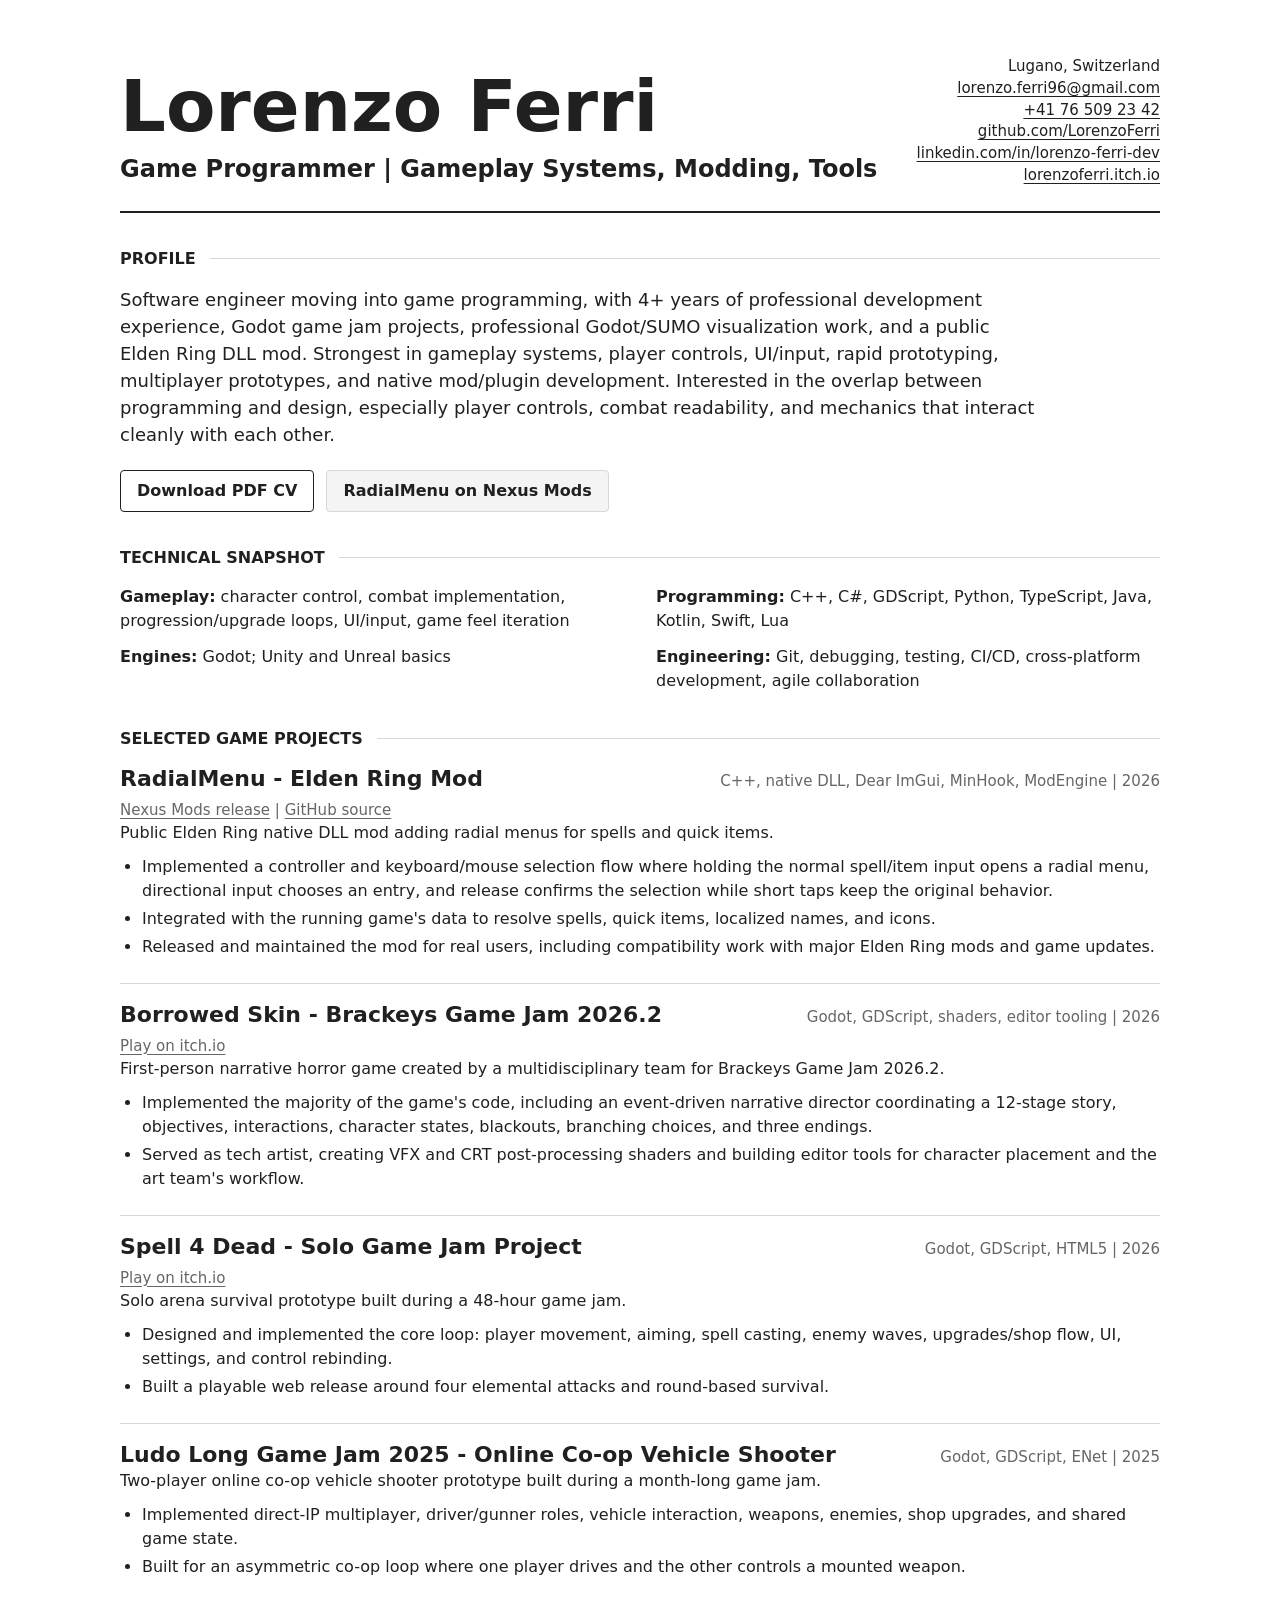
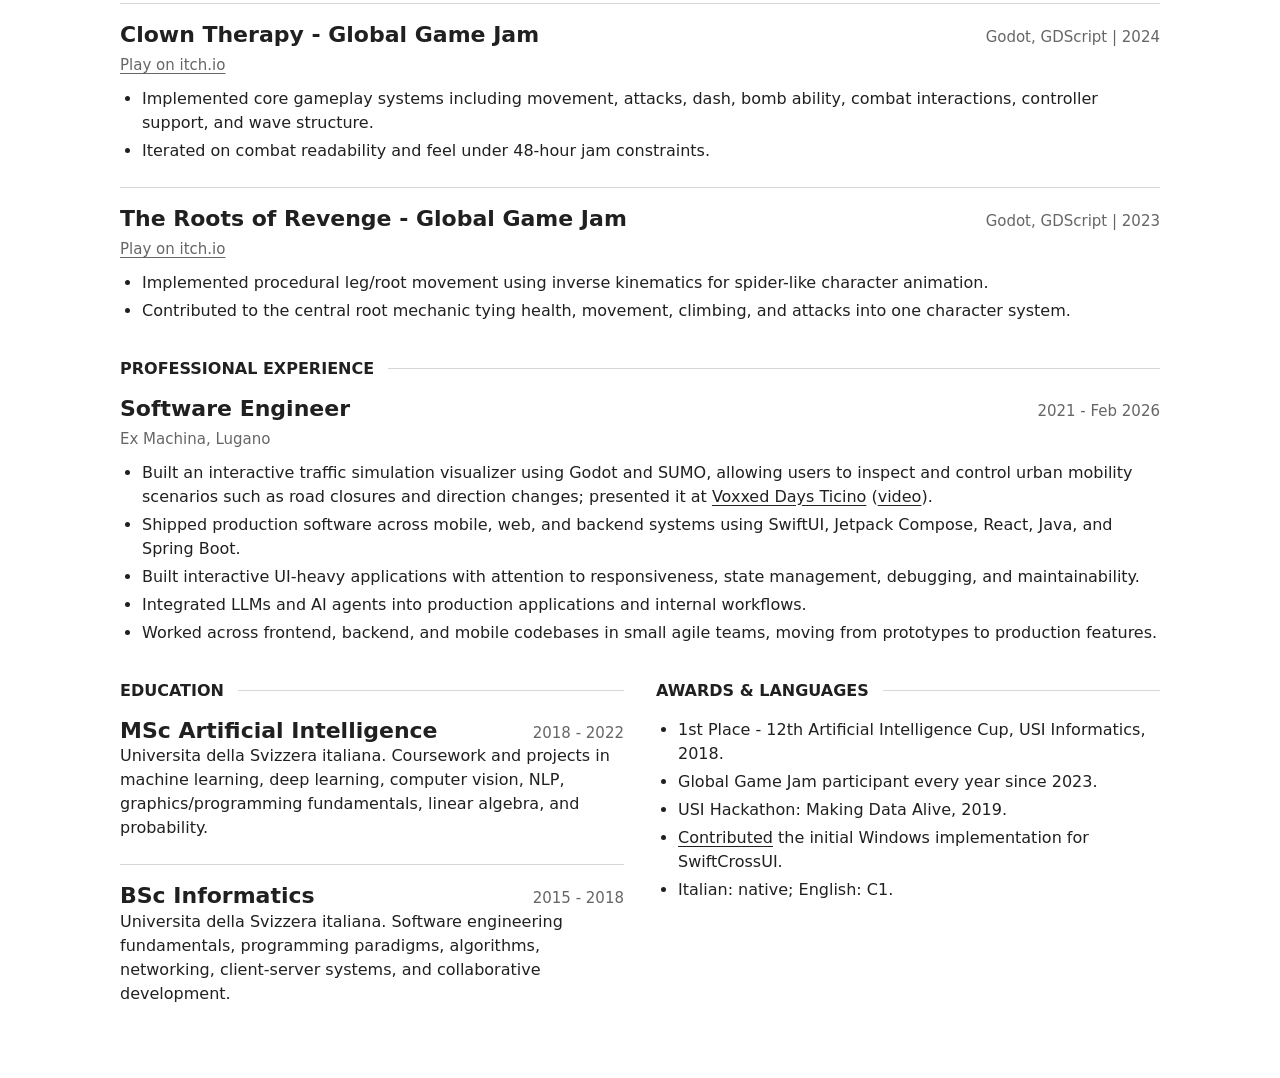
<file: index.html>
<!doctype html>
<html lang="en">
  <head>
    <meta charset="utf-8" />
    <meta name="viewport" content="width=device-width, initial-scale=1" />
    <title>Lorenzo Ferri - Game Programmer</title>
    <meta
      name="description"
      content="Lorenzo Ferri - Game programmer focused on gameplay systems, UI/input, modding, and tools."
    />
    <style>
      :root {
        color-scheme: light;
        --ink: #202020;
        --muted: #666;
        --line: #d7d7d7;
        --panel: #f4f4f4;
        --paper: #fff;
      }

      * {
        box-sizing: border-box;
      }

      body {
        margin: 0;
        background: var(--paper);
        color: var(--ink);
        font-family: Inter, ui-sans-serif, system-ui, -apple-system, BlinkMacSystemFont, "Segoe UI", sans-serif;
        font-size: 16px;
        line-height: 1.5;
      }

      main {
        width: min(1040px, calc(100% - 40px));
        margin: 0 auto;
        padding: 56px 0 72px;
      }

      header {
        display: grid;
        grid-template-columns: 1fr auto;
        gap: 24px;
        align-items: end;
        border-bottom: 2px solid var(--ink);
        padding-bottom: 24px;
      }

      h1 {
        margin: 0;
        font-size: clamp(40px, 7vw, 72px);
        line-height: 0.95;
        letter-spacing: 0;
      }

      .subtitle {
        margin-top: 10px;
        font-size: clamp(18px, 2vw, 24px);
        font-weight: 700;
      }

      .contact {
        text-align: right;
        font-size: 15px;
        line-height: 1.45;
      }

      a {
        color: inherit;
        text-underline-offset: 3px;
      }

      section {
        margin-top: 36px;
      }

      h2 {
        display: flex;
        gap: 14px;
        align-items: center;
        margin: 0 0 18px;
        font-size: 16px;
        line-height: 1.2;
        text-transform: uppercase;
        letter-spacing: 0;
      }

      h2::after {
        content: "";
        height: 1px;
        flex: 1;
        background: var(--line);
      }

      h3 {
        margin: 0;
        font-size: 22px;
        line-height: 1.2;
      }

      p {
        margin: 0;
      }

      ul {
        margin: 10px 0 0;
        padding-left: 22px;
      }

      li + li {
        margin-top: 4px;
      }

      .profile {
        max-width: 920px;
        font-size: 18px;
      }

      .snapshot {
        display: grid;
        grid-template-columns: repeat(2, minmax(0, 1fr));
        gap: 12px 32px;
      }

      .snapshot p {
        margin: 0;
      }

      .project,
      .job,
      .education-item {
        padding-top: 18px;
        border-top: 1px solid var(--line);
      }

      .project:first-of-type,
      .job:first-of-type,
      .education-item:first-of-type {
        padding-top: 0;
        border-top: 0;
      }

      .project + .project,
      .job + .job,
      .education-item + .education-item {
        margin-top: 24px;
      }

      .row {
        display: grid;
        grid-template-columns: 1fr auto;
        gap: 18px;
        align-items: baseline;
      }

      .meta {
        color: var(--muted);
        font-size: 15px;
        text-align: right;
      }

      .links {
        margin-top: 6px;
        color: var(--muted);
        font-size: 15px;
      }

      .columns {
        display: grid;
        grid-template-columns: 1fr 1fr;
        gap: 32px;
      }

      .actions {
        display: flex;
        flex-wrap: wrap;
        gap: 12px;
        margin-top: 22px;
      }

      .button {
        display: inline-flex;
        align-items: center;
        min-height: 42px;
        padding: 0 16px;
        border: 1px solid var(--ink);
        border-radius: 4px;
        font-weight: 700;
        text-decoration: none;
      }

      .button.secondary {
        background: var(--panel);
        border-color: var(--line);
      }

      @media (max-width: 760px) {
        main {
          width: min(100% - 28px, 1040px);
          padding-top: 32px;
        }

        header,
        .row,
        .snapshot,
        .columns {
          grid-template-columns: 1fr;
        }

        .contact,
        .meta {
          text-align: left;
        }
      }
    </style>
  </head>
  <body>
    <main>
      <header>
        <div>
          <h1>Lorenzo Ferri</h1>
          <div class="subtitle">Game Programmer | Gameplay Systems, Modding, Tools</div>
        </div>
        <div class="contact">
          Lugano, Switzerland<br />
          <a href="mailto:lorenzo.ferri96@gmail.com">lorenzo.ferri96@gmail.com</a><br />
          <a href="tel:+41765092342">+41 76 509 23 42</a><br />
          <a href="https://github.com/LorenzoFerri">github.com/LorenzoFerri</a><br />
          <a href="https://www.linkedin.com/in/lorenzo-ferri-dev/">linkedin.com/in/lorenzo-ferri-dev</a><br />
          <a href="https://lorenzoferri.itch.io">lorenzoferri.itch.io</a>
        </div>
      </header>

      <section>
        <h2>Profile</h2>
        <p class="profile">
          Software engineer moving into game programming, with 4+ years of professional development
          experience, Godot game jam projects, professional Godot/SUMO visualization work, and a public
          Elden Ring DLL mod. Strongest in gameplay systems, player controls, UI/input, rapid prototyping,
          multiplayer prototypes, and native mod/plugin development. Interested in the overlap between
          programming and design, especially player controls, combat readability, and mechanics that interact
          cleanly with each other.
        </p>
        <div class="actions">
          <a class="button" href="./cv.pdf">Download PDF CV</a>
          <a class="button secondary" href="https://www.nexusmods.com/eldenring/mods/9832">RadialMenu on Nexus Mods</a>
        </div>
      </section>

      <section>
        <h2>Technical Snapshot</h2>
        <div class="snapshot">
          <p><strong>Gameplay:</strong> character control, combat implementation, progression/upgrade loops, UI/input, game feel iteration</p>
          <p><strong>Programming:</strong> C++, C#, GDScript, Python, TypeScript, Java, Kotlin, Swift, Lua</p>
          <p><strong>Engines:</strong> Godot; Unity and Unreal basics</p>
          <p><strong>Engineering:</strong> Git, debugging, testing, CI/CD, cross-platform development, agile collaboration</p>
        </div>
      </section>

      <section>
        <h2>Selected Game Projects</h2>

        <article class="project">
          <div class="row">
            <h3>RadialMenu - Elden Ring Mod</h3>
            <div class="meta">C++, native DLL, Dear ImGui, MinHook, ModEngine | 2026</div>
          </div>
          <div class="links">
            <a href="https://www.nexusmods.com/eldenring/mods/9832">Nexus Mods release</a> |
            <a href="https://github.com/LorenzoFerri/RadialMenu">GitHub source</a>
          </div>
          <p>Public Elden Ring native DLL mod adding radial menus for spells and quick items.</p>
          <ul>
            <li>Implemented a controller and keyboard/mouse selection flow where holding the normal spell/item input opens a radial menu, directional input chooses an entry, and release confirms the selection while short taps keep the original behavior.</li>
            <li>Integrated with the running game's data to resolve spells, quick items, localized names, and icons.</li>
            <li>Released and maintained the mod for real users, including compatibility work with major Elden Ring mods and game updates.</li>
          </ul>
        </article>

        <article class="project">
          <div class="row">
            <h3>Borrowed Skin - Brackeys Game Jam 2026.2</h3>
            <div class="meta">Godot, GDScript, shaders, editor tooling | 2026</div>
          </div>
          <div class="links"><a href="https://luvbytes404.itch.io/borrowed-skin-moonmoss">Play on itch.io</a></div>
          <p>First-person narrative horror game created by a multidisciplinary team for Brackeys Game Jam 2026.2.</p>
          <ul>
            <li>Implemented the majority of the game's code, including an event-driven narrative director coordinating a 12-stage story, objectives, interactions, character states, blackouts, branching choices, and three endings.</li>
            <li>Served as tech artist, creating VFX and CRT post-processing shaders and building editor tools for character placement and the art team's workflow.</li>
          </ul>
        </article>

        <article class="project">
          <div class="row">
            <h3>Spell 4 Dead - Solo Game Jam Project</h3>
            <div class="meta">Godot, GDScript, HTML5 | 2026</div>
          </div>
          <div class="links"><a href="https://lorenzoferri.itch.io/spell-4-dead">Play on itch.io</a></div>
          <p>Solo arena survival prototype built during a 48-hour game jam.</p>
          <ul>
            <li>Designed and implemented the core loop: player movement, aiming, spell casting, enemy waves, upgrades/shop flow, UI, settings, and control rebinding.</li>
            <li>Built a playable web release around four elemental attacks and round-based survival.</li>
          </ul>
        </article>

        <article class="project">
          <div class="row">
            <h3>Ludo Long Game Jam 2025 - Online Co-op Vehicle Shooter</h3>
            <div class="meta">Godot, GDScript, ENet | 2025</div>
          </div>
          <p>Two-player online co-op vehicle shooter prototype built during a month-long game jam.</p>
          <ul>
            <li>Implemented direct-IP multiplayer, driver/gunner roles, vehicle interaction, weapons, enemies, shop upgrades, and shared game state.</li>
            <li>Built for an asymmetric co-op loop where one player drives and the other controls a mounted weapon.</li>
          </ul>
        </article>

        <article class="project">
          <div class="row">
            <h3>Clown Therapy - Global Game Jam</h3>
            <div class="meta">Godot, GDScript | 2024</div>
          </div>
          <div class="links"><a href="https://mrpriest.itch.io/clown-therapy">Play on itch.io</a></div>
          <ul>
            <li>Implemented core gameplay systems including movement, attacks, dash, bomb ability, combat interactions, controller support, and wave structure.</li>
            <li>Iterated on combat readability and feel under 48-hour jam constraints.</li>
          </ul>
        </article>

        <article class="project">
          <div class="row">
            <h3>The Roots of Revenge - Global Game Jam</h3>
            <div class="meta">Godot, GDScript | 2023</div>
          </div>
          <div class="links"><a href="https://mrpriest.itch.io/the-roots-of-revenge">Play on itch.io</a></div>
          <ul>
            <li>Implemented procedural leg/root movement using inverse kinematics for spider-like character animation.</li>
            <li>Contributed to the central root mechanic tying health, movement, climbing, and attacks into one character system.</li>
          </ul>
        </article>

      </section>

      <section>
        <h2>Professional Experience</h2>
        <article class="job">
          <div class="row">
            <h3>Software Engineer</h3>
            <div class="meta">2021 - Feb 2026</div>
          </div>
          <div class="links">Ex Machina, Lugano</div>
          <ul>
            <li>Built an interactive traffic simulation visualizer using Godot and SUMO, allowing users to inspect and control urban mobility scenarios such as road closures and direction changes; presented it at <a href="https://m.devoxx.com/events/vdt26/talks/5440/driving-smarter-mobility-from-openstreetmap-to-real-time-traffic-simulation-with-sumo-godot">Voxxed Days Ticino</a> (<a href="https://www.youtube.com/watch?v=4n73p8qm17Q">video</a>).</li>
            <li>Shipped production software across mobile, web, and backend systems using SwiftUI, Jetpack Compose, React, Java, and Spring Boot.</li>
            <li>Built interactive UI-heavy applications with attention to responsiveness, state management, debugging, and maintainability.</li>
            <li>Integrated LLMs and AI agents into production applications and internal workflows.</li>
            <li>Worked across frontend, backend, and mobile codebases in small agile teams, moving from prototypes to production features.</li>
          </ul>
        </article>
      </section>

      <section class="columns">
        <div>
          <h2>Education</h2>
          <article class="education-item">
            <div class="row">
              <h3>MSc Artificial Intelligence</h3>
              <div class="meta">2018 - 2022</div>
            </div>
            <p>Universita della Svizzera italiana. Coursework and projects in machine learning, deep learning, computer vision, NLP, graphics/programming fundamentals, linear algebra, and probability.</p>
          </article>
          <article class="education-item">
            <div class="row">
              <h3>BSc Informatics</h3>
              <div class="meta">2015 - 2018</div>
            </div>
            <p>Universita della Svizzera italiana. Software engineering fundamentals, programming paradigms, algorithms, networking, client-server systems, and collaborative development.</p>
          </article>
        </div>
        <div>
          <h2>Awards & Languages</h2>
          <ul>
            <li>1st Place - 12th Artificial Intelligence Cup, USI Informatics, 2018.</li>
            <li>Global Game Jam participant every year since 2023.</li>
            <li>USI Hackathon: Making Data Alive, 2019.</li>
            <li><a href="https://github.com/moreSwift/swift-cross-ui/pull/75">Contributed</a> the initial Windows implementation for SwiftCrossUI.</li>
            <li>Italian: native; English: C1.</li>
          </ul>
        </div>
      </section>
    </main>
  </body>
</html>
</file>
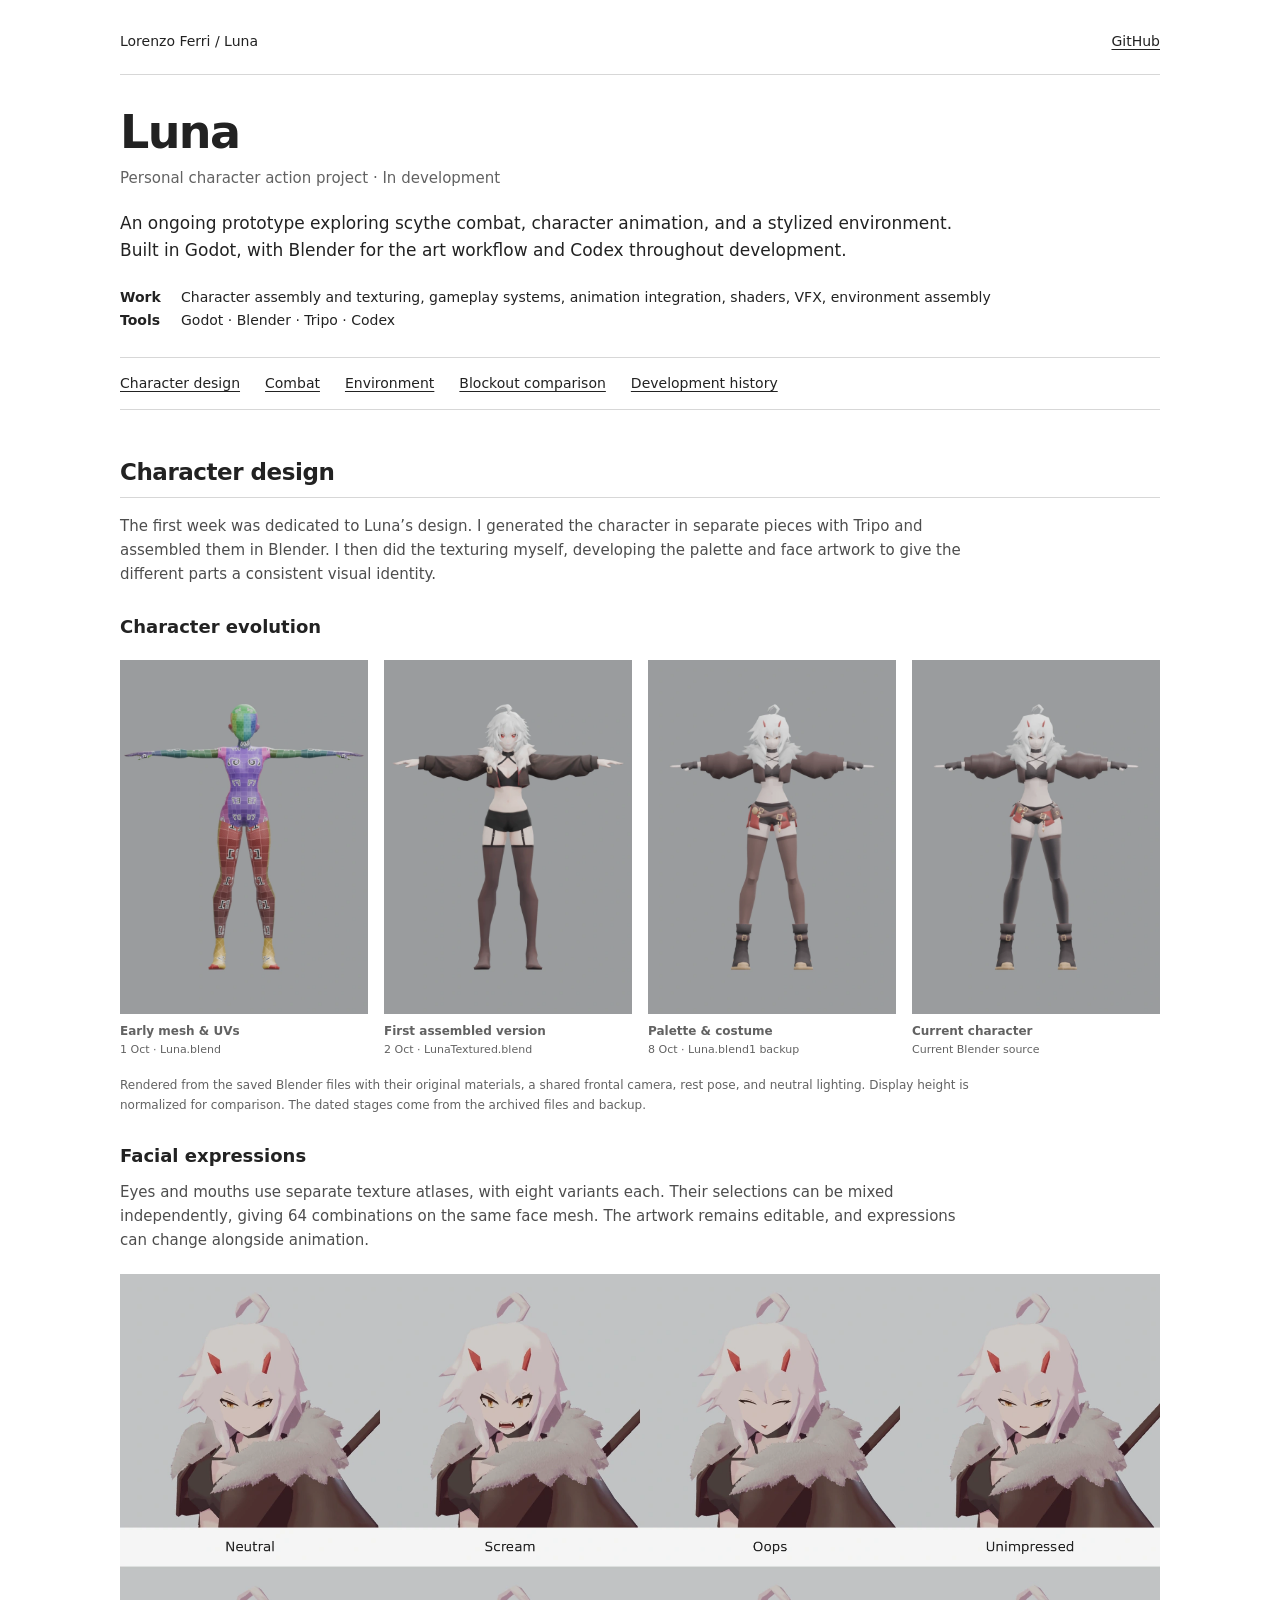
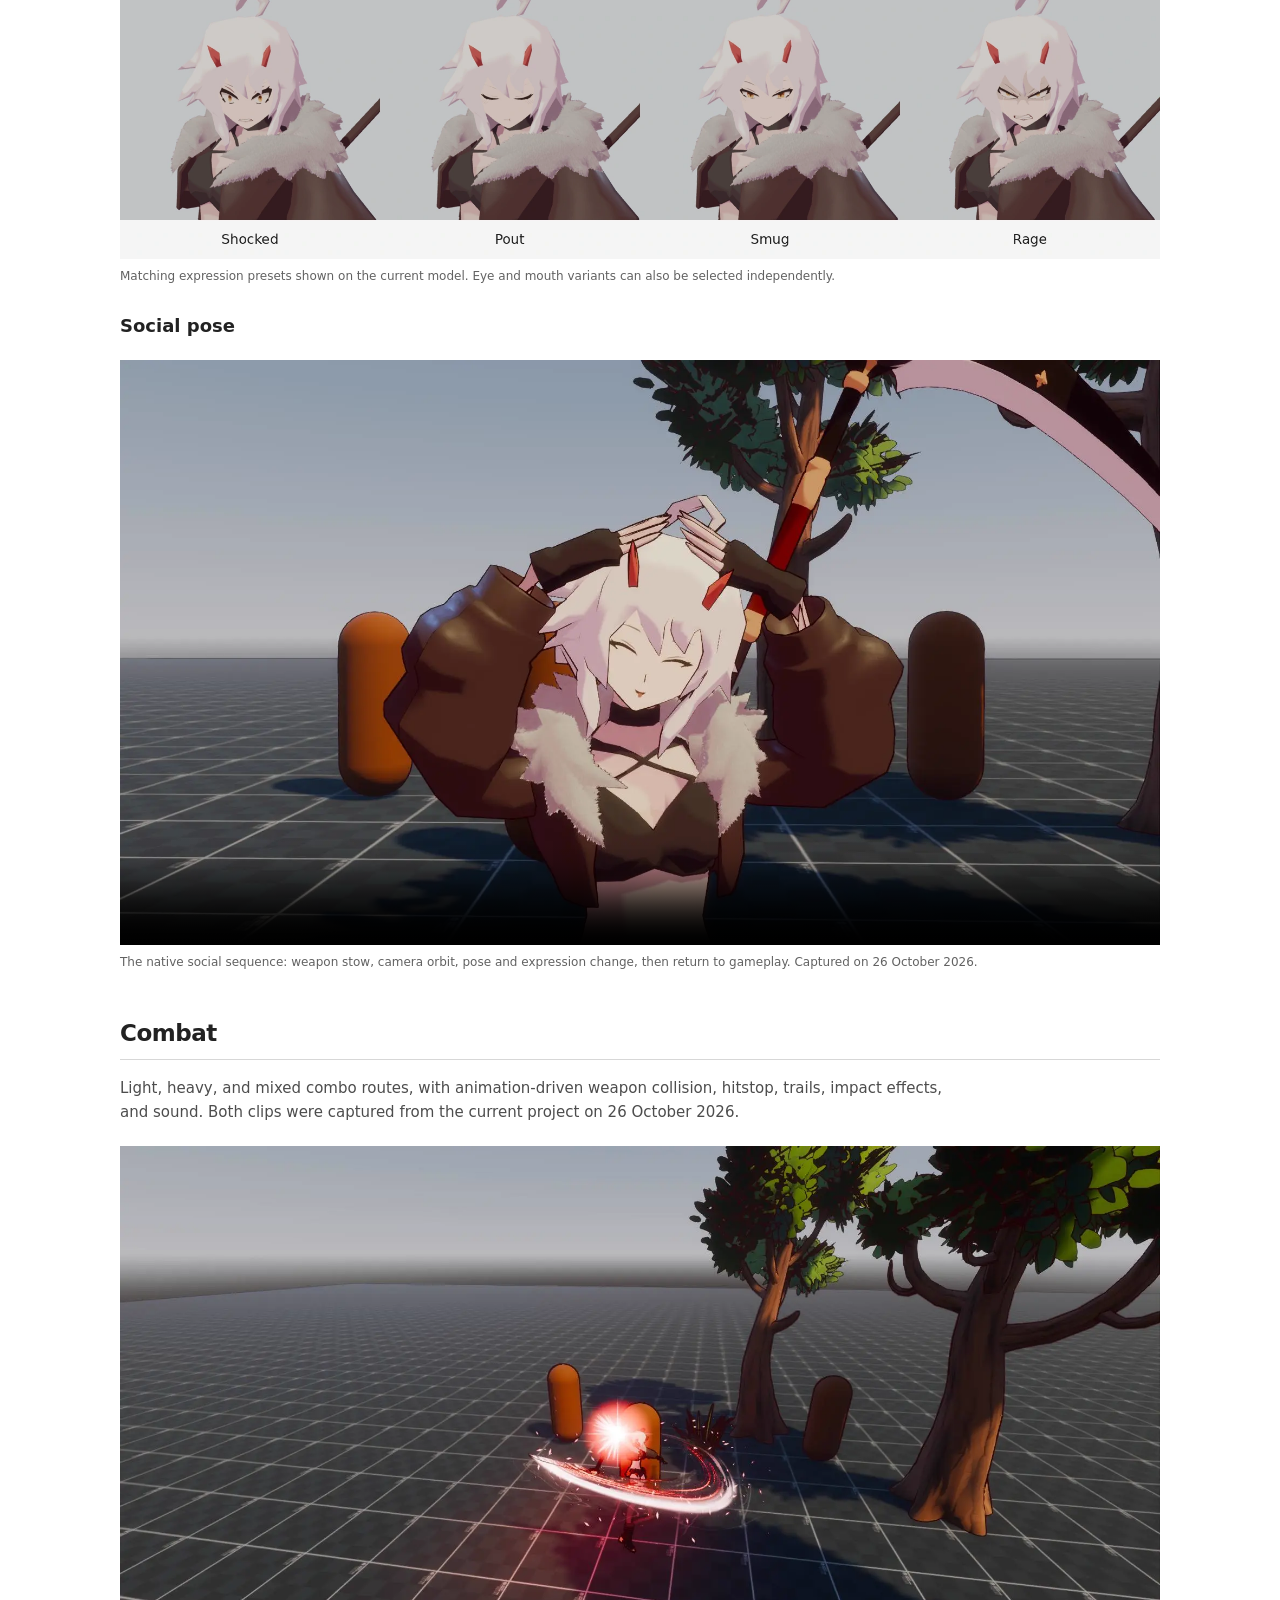
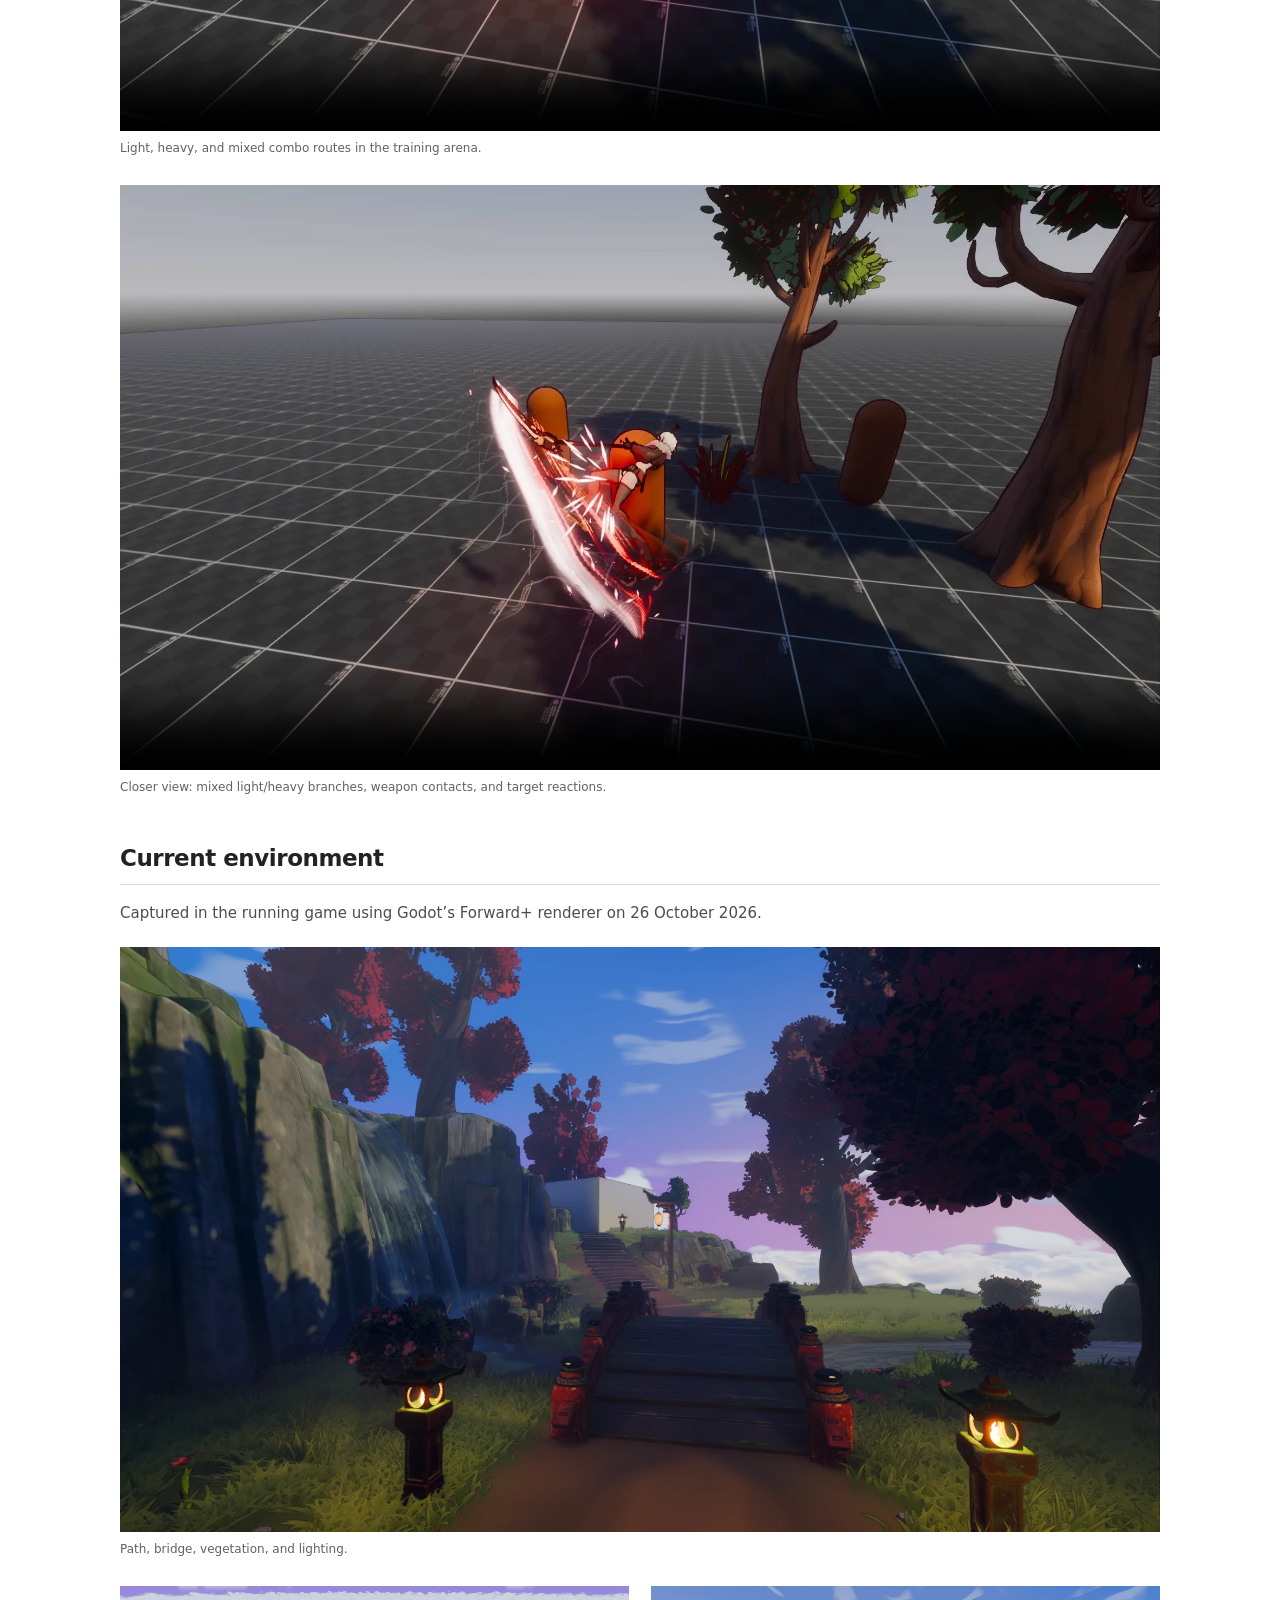
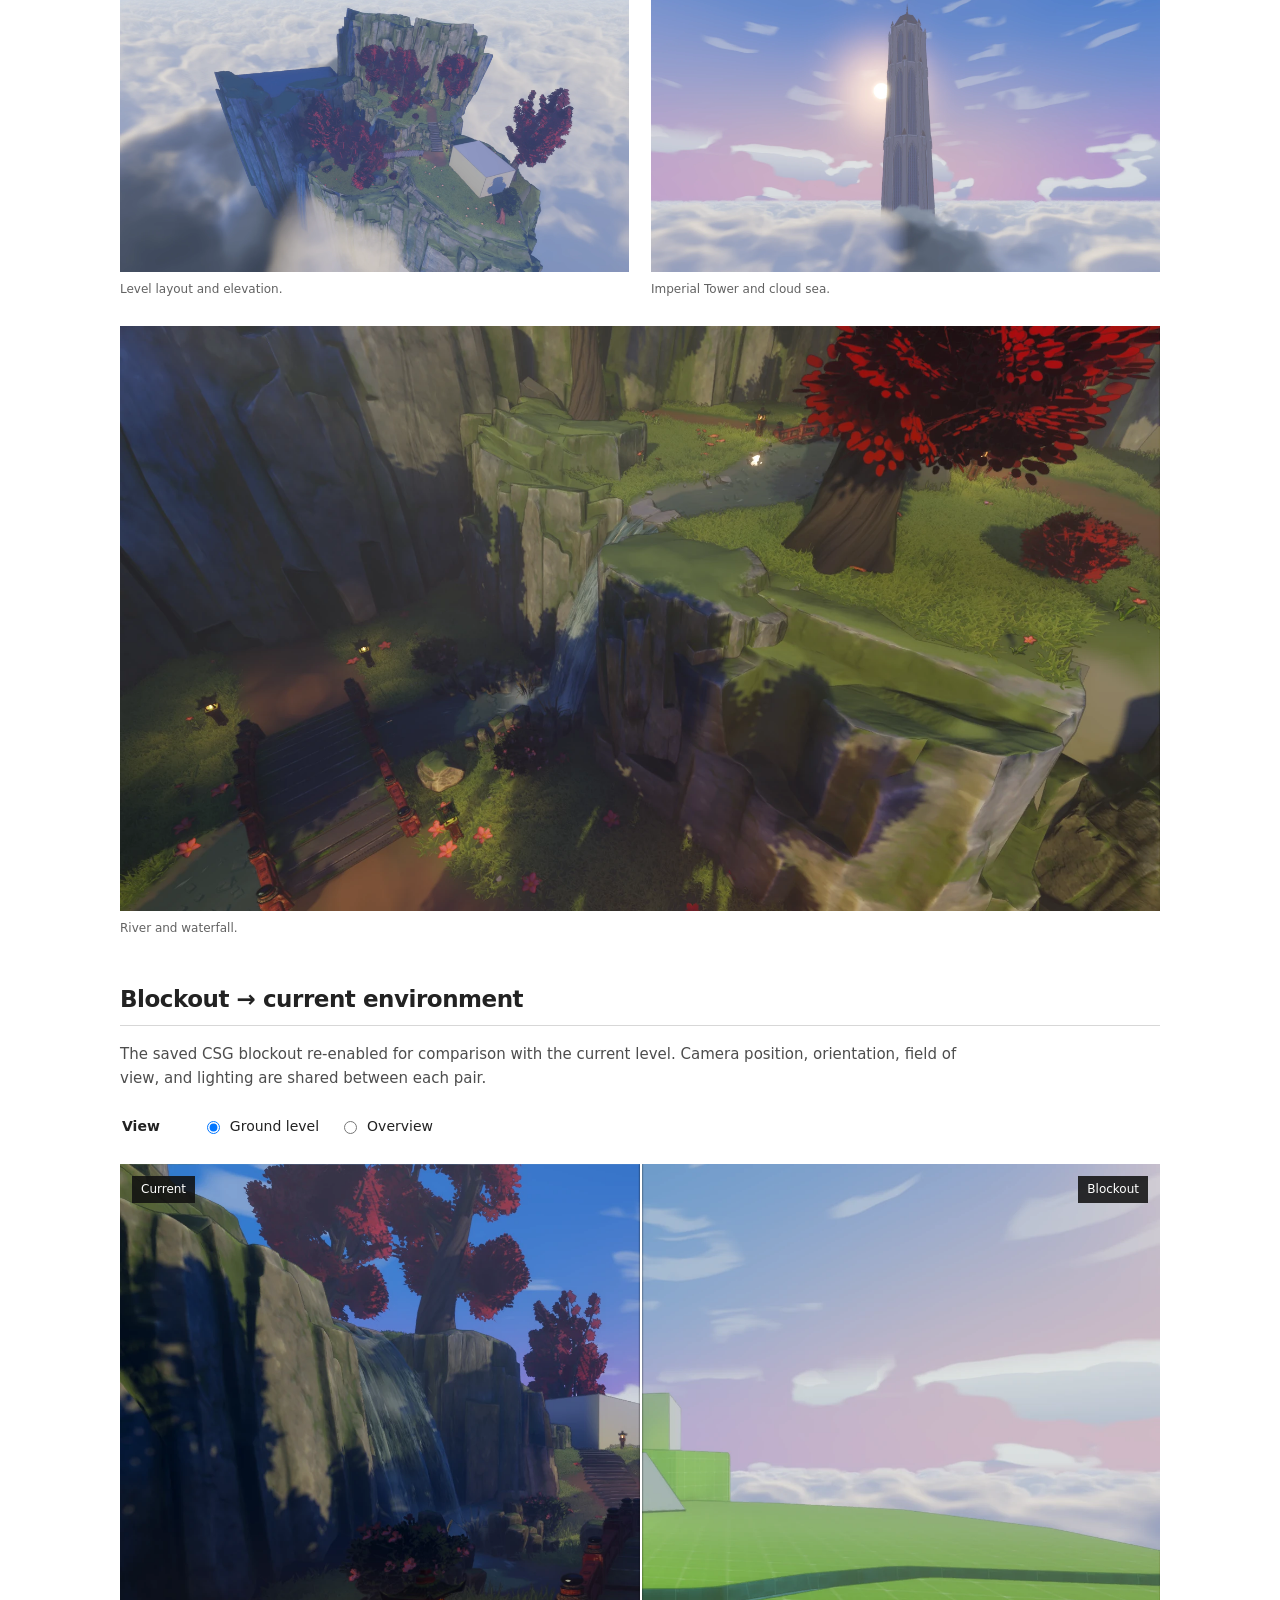
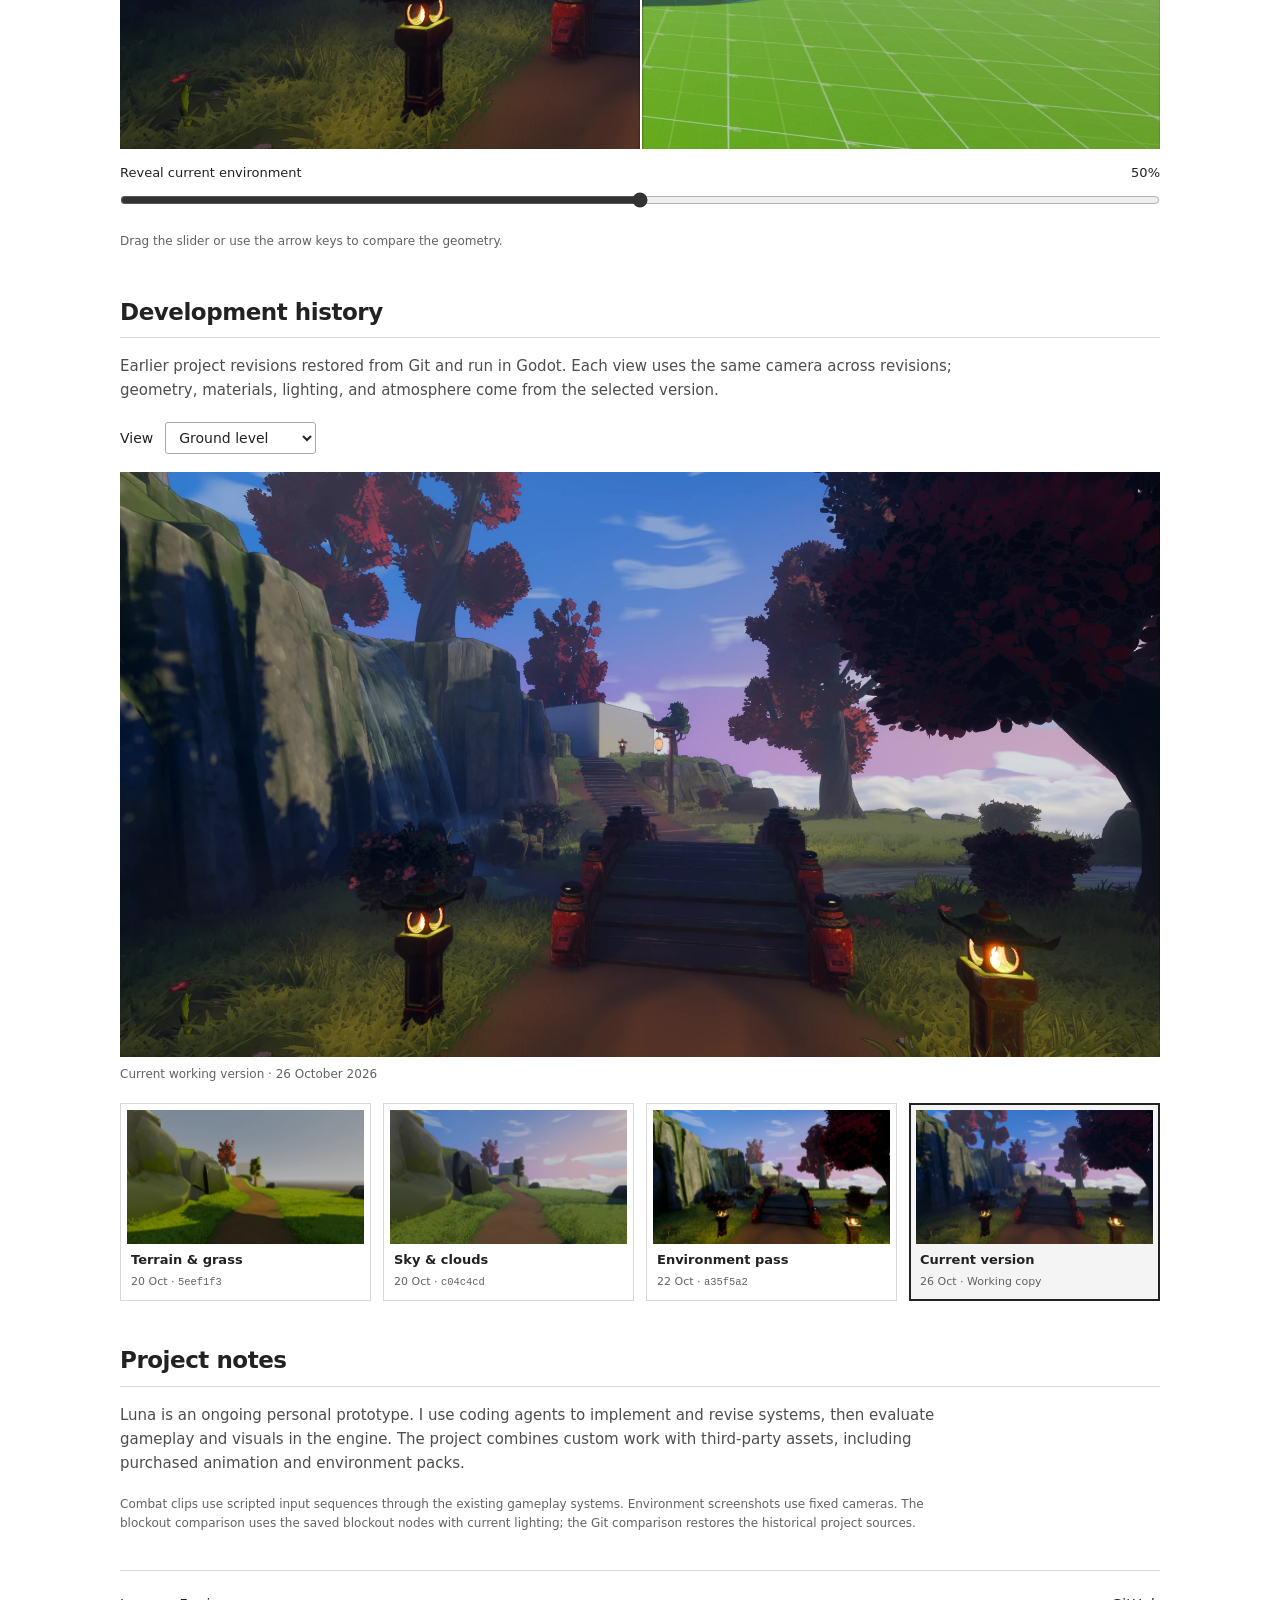
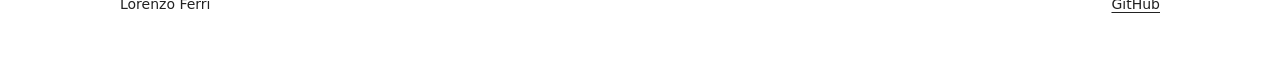
<file: luna/index.html>
<!doctype html>
<html lang="en">
<head>
  <meta charset="utf-8">
  <meta name="viewport" content="width=device-width,initial-scale=1">
  <title>Luna — Lorenzo Ferri | Portfolio</title>
  <meta name="description" content="Luna: a personal Godot character action project. Character design, facial expressions, gameplay, environment captures, and development iterations rendered from Git history.">
  <link rel="stylesheet" href="./style.css">
  <script src="./portfolio.js" defer></script>
</head>
<body>
<a class="skip" href="#main">Skip to content</a>
<main id="main">
  <header>
    <span>Lorenzo Ferri / Luna</span>
    <a href="https://github.com/LorenzoFerri">GitHub</a>
  </header>
  <h1>Luna</h1>
  <p class="subtitle">Personal character action project · In development</p>
  <p class="intro">An ongoing prototype exploring scythe combat, character animation, and a stylized environment. Built in Godot, with Blender for the art workflow and Codex throughout development.</p>
  <dl class="project-meta">
    <div><dt>Work</dt><dd>Character assembly and texturing, gameplay systems, animation integration, shaders, VFX, environment assembly</dd></div>
    <div><dt>Tools</dt><dd>Godot · Blender · Tripo · Codex</dd></div>
  </dl>
  <nav class="contents" aria-label="On this page"><a href="#character-design">Character design</a><a href="#combat">Combat</a><a href="#environment">Environment</a><a href="#blockout">Blockout comparison</a><a href="#iterations">Development history</a></nav>

  <section id="character-design" aria-labelledby="character-design-heading">
    <h2 id="character-design-heading">Character design</h2>
    <p>The first week was dedicated to Luna’s design. I generated the character in separate pieces with Tripo and assembled them in Blender. I then did the texturing myself, developing the palette and face artwork to give the different parts a consistent visual identity.</p>
    <h3>Character evolution</h3>
    <div class="character-evolution">
      <figure><a href="./media/character-history-early.webp"><img src="./media/character-history-early.webp" width="700" height="1000" alt="The early Luna body mesh in a T-pose with its UV checker pattern." loading="lazy"></a><figcaption><strong>Early mesh &amp; UVs</strong><span>1 Oct · Luna.blend</span></figcaption></figure>
      <figure><a href="./media/character-history-textured.webp"><img src="./media/character-history-textured.webp" width="700" height="1000" alt="An early assembled Luna with white hair, a jacket, stockings, and initial textures." loading="lazy"></a><figcaption><strong>First assembled version</strong><span>2 Oct · LunaTextured.blend</span></figcaption></figure>
      <figure><a href="./media/character-history-palette.webp"><img src="./media/character-history-palette.webp" width="700" height="1000" alt="Luna’s refined palette and costume, including red horns, detailed belt, and boots." loading="lazy"></a><figcaption><strong>Palette &amp; costume</strong><span>8 Oct · Luna.blend1 backup</span></figcaption></figure>
      <figure><a href="./media/character-history-current.webp"><img src="./media/character-history-current.webp" width="700" height="1000" alt="The current Luna source model with the refined jacket, collar, materials, and face artwork." loading="lazy"></a><figcaption><strong>Current character</strong><span>Current Blender source</span></figcaption></figure>
    </div>
    <p class="small">Rendered from the saved Blender files with their original materials, a shared frontal camera, rest pose, and neutral lighting. Display height is normalized for comparison. The dated stages come from the archived files and backup.</p>
    <h3>Facial expressions</h3>
    <p>Eyes and mouths use separate texture atlases, with eight variants each. Their selections can be mixed independently, giving 64 combinations on the same face mesh. The artwork remains editable, and expressions can change alongside animation.</p>
    <figure>
      <a href="./media/character-expressions.webp"><img src="./media/character-expressions.webp" width="1920" height="1080" alt="Luna’s eight matching expression presets: Neutral, Scream, Oops, Unimpressed, Shocked, Pout, Smug, and Rage." loading="lazy"></a>
      <figcaption>Matching expression presets shown on the current model. Eye and mouth variants can also be selected independently.</figcaption>
    </figure>
    <h3>Social pose</h3>
    <figure>
      <video controls playsinline preload="none" poster="./media/social-pose-poster.webp" width="1920" height="1080" aria-label="Luna stows her scythe, performs the social pose with an expression change, and returns to gameplay"><source src="./media/social-pose.mp4" type="video/mp4"></video>
      <figcaption>The native social sequence: weapon stow, camera orbit, pose and expression change, then return to gameplay. Captured on 26 October 2026.</figcaption>
    </figure>
  </section>

  <section id="combat" aria-labelledby="combat-heading">
    <h2 id="combat-heading">Combat</h2>
    <p>Light, heavy, and mixed combo routes, with animation-driven weapon collision, hitstop, trails, impact effects, and sound. Both clips were captured from the current project on 26 October 2026.</p>
    <figure>
      <video controls playsinline preload="none" poster="./media/attacks-arena-poster.webp" width="1920" height="1080" aria-label="Luna performing light, heavy, and mixed combos against training dummies"><source src="./media/attacks-arena.mp4" type="video/mp4"></video>
      <figcaption>Light, heavy, and mixed combo routes in the training arena.</figcaption>
    </figure>
    <figure>
      <video controls playsinline preload="none" poster="./media/attacks-mixed-poster.webp" width="1920" height="1080" aria-label="A closer view of Luna performing mixed light and heavy combo branches"><source src="./media/attacks-mixed.mp4" type="video/mp4"></video>
      <figcaption>Closer view: mixed light/heavy branches, weapon contacts, and target reactions.</figcaption>
    </figure>
  </section>

  <section id="environment" aria-labelledby="environment-heading">
    <h2 id="environment-heading">Current environment</h2>
    <p>Captured in the running game using Godot’s Forward+ renderer on 26 October 2026.</p>
    <figure>
      <a href="./media/current-bridge.webp"><img src="./media/current-bridge.webp" width="1920" height="1080" alt="Lanterns and a wooden bridge along a path beneath red trees and rocky cliffs." loading="lazy"></a>
      <figcaption>Path, bridge, vegetation, and lighting.</figcaption>
    </figure>
    <div class="gallery">
      <figure><a href="./media/current-overview.webp"><img src="./media/current-overview.webp" width="1920" height="1080" alt="An elevated view of the level’s connected terraces and paths above a sea of clouds." loading="lazy"></a><figcaption>Level layout and elevation.</figcaption></figure>
      <figure><a href="./media/current-vista.webp"><img src="./media/current-vista.webp" width="1920" height="1080" alt="The Imperial Tower rising out of clouds against a painted evening sky." loading="lazy"></a><figcaption>Imperial Tower and cloud sea.</figcaption></figure>
    </div>
    <figure><a href="./media/current-waterfall.webp"><img src="./media/current-waterfall.webp" width="1920" height="1080" alt="The upper waterfall and river among the rocky terraces of the environment." loading="lazy"></a><figcaption>River and waterfall.</figcaption></figure>
  </section>

  <section id="blockout" aria-labelledby="blockout-heading">
    <h2 id="blockout-heading">Blockout → current environment</h2>
    <p>The saved CSG blockout re-enabled for comparison with the current level. Camera position, orientation, field of view, and lighting are shared between each pair.</p>
    <fieldset class="view-options"><legend>View</legend><label><input type="radio" name="comparison-view" value="bridge" checked> Ground level</label><label><input type="radio" name="comparison-view" value="overview"> Overview</label></fieldset>
    <figure>
      <div class="comparison" id="comparison" style="--reveal:50%">
        <img id="blockout-image" src="./media/blockout-bridge.webp" width="1920" height="1080" alt="Saved blockout from the ground-level camera." loading="lazy">
        <img id="current-image" class="comparison-current" src="./media/current-bridge.webp" width="1920" height="1080" alt="Current environment from the same ground-level camera." loading="lazy">
        <span class="compare-label left">Current</span><span class="compare-label right">Blockout</span><span class="divider" aria-hidden="true"></span>
      </div>
      <label class="slider-label" for="reveal">Reveal current environment <output id="reveal-value" for="reveal">50%</output></label>
      <input id="reveal" type="range" min="0" max="100" value="50" aria-label="Reveal current environment over the saved blockout">
      <figcaption>Drag the slider or use the arrow keys to compare the geometry.</figcaption>
    </figure>
  </section>

  <section id="iterations" aria-labelledby="iterations-heading">
    <h2 id="iterations-heading">Development history</h2>
    <p>Earlier project revisions restored from Git and run in Godot. Each view uses the same camera across revisions; geometry, materials, lighting, and atmosphere come from the selected version.</p>
    <label class="history-view-label" for="history-view">View <select id="history-view"><option value="bridge">Ground level</option><option value="overview">Overview</option></select></label>
    <figure class="history-main">
      <a id="history-full" href="./media/current-bridge.webp"><img id="history-image" src="./media/current-bridge.webp" width="1920" height="1080" alt="Current environment, ground-level view." loading="lazy"></a>
      <figcaption id="history-caption" aria-live="polite">Current working version · 26 October 2026</figcaption>
    </figure>
    <div class="revisions" role="group" aria-label="Choose a project revision">
      <button type="button" data-revision="5eef1f3" aria-pressed="false"><img src="./media/5eef1f3-bridge.webp" width="320" height="180" alt="" loading="lazy"><span>Terrain &amp; grass</span><small>20 Oct · <code>5eef1f3</code></small></button>
      <button type="button" data-revision="c04c4cd" aria-pressed="false"><img src="./media/c04c4cd-bridge.webp" width="320" height="180" alt="" loading="lazy"><span>Sky &amp; clouds</span><small>20 Oct · <code>c04c4cd</code></small></button>
      <button type="button" data-revision="a35f5a2" aria-pressed="false"><img src="./media/a35f5a2-bridge.webp" width="320" height="180" alt="" loading="lazy"><span>Environment pass</span><small>22 Oct · <code>a35f5a2</code></small></button>
      <button type="button" data-revision="current" aria-pressed="true"><img src="./media/current-bridge.webp" width="320" height="180" alt="" loading="lazy"><span>Current version</span><small>26 Oct · Working copy</small></button>
    </div>
  </section>

  <section class="notes" aria-labelledby="notes-heading">
    <h2 id="notes-heading">Project notes</h2>
    <p>Luna is an ongoing personal prototype. I use coding agents to implement and revise systems, then evaluate gameplay and visuals in the engine. The project combines custom work with third-party assets, including purchased animation and environment packs.</p>
    <p class="small">Combat clips use scripted input sequences through the existing gameplay systems. Environment screenshots use fixed cameras. The blockout comparison uses the saved blockout nodes with current lighting; the Git comparison restores the historical project sources.</p>
  </section>
  <footer><span>Lorenzo Ferri</span><a href="https://github.com/LorenzoFerri">GitHub</a></footer>
</main>
</body>
</html>
</file>
<file: luna/style.css>
:root{color-scheme:light;--ink:#222;--muted:#626262;--line:#d7d7d7;--panel:#f4f4f4}*{box-sizing:border-box}html{scroll-padding-top:24px}body{margin:0;color:var(--ink);background:#fff;font:16px/1.6 Inter,ui-sans-serif,system-ui,-apple-system,BlinkMacSystemFont,"Segoe UI",sans-serif}main{max-width:1040px;width:calc(100% - 40px);margin:auto;padding:30px 0 50px}a{color:inherit;text-underline-offset:3px}a:hover{text-decoration-thickness:2px}a:focus-visible,button:focus-visible,input:focus-visible,select:focus-visible{outline:3px solid #326eaf;outline-offset:4px}header,footer{display:flex;justify-content:space-between;gap:24px;font-size:14px}header{border-bottom:1px solid var(--line);padding-bottom:22px;margin-bottom:32px}h1{font-size:46px;letter-spacing:-.035em;line-height:1.1;margin:0 0 8px}h2{font-size:23px;line-height:1.3;letter-spacing:-.02em;margin:0 0 16px;padding-bottom:10px;border-bottom:1px solid var(--line);font-weight:650}p{margin:0 0 20px;max-width:850px}.subtitle{color:var(--muted);font-size:15px;margin-bottom:20px}.intro{font-size:17px;max-width:850px}.project-meta{font-size:14px;margin:22px 0}.project-meta>div{display:flex;gap:16px}.project-meta dt{font-weight:650;min-width:45px}.project-meta dd{margin:0}.contents{display:flex;flex-wrap:wrap;gap:12px 25px;font-size:14px;border-block:1px solid var(--line);padding-block:14px;margin:26px 0 40px}section{margin-top:48px}section>p{font-size:15px;color:#4d4d4d}figure{margin:22px 0 28px;min-width:0}img,video{display:block;width:100%;height:auto}video{background:#171717;aspect-ratio:16/9}figure>a{display:block}figcaption{font-size:12px;color:var(--muted);margin-top:8px;line-height:1.5}.gallery{display:grid;grid-template-columns:1fr 1fr;gap:22px}.gallery figure{margin:0 0 6px}fieldset{border:0;padding:0;margin:0 0 14px}.view-options{display:flex;gap:20px;font-size:14px;align-items:center;flex-wrap:wrap}.view-options legend{float:left;font-weight:650;margin-right:20px}.view-options label{display:inline-flex;gap:7px;align-items:center;min-height:32px;cursor:pointer}.comparison{position:relative;aspect-ratio:16/9;background:#eee;overflow:hidden}.comparison img{width:100%;height:100%;object-fit:contain}.comparison-current{position:absolute;inset:0;clip-path:inset(0 calc(100% - var(--reveal)) 0 0)}.compare-label{position:absolute;top:12px;padding:4px 9px;background:#111d;color:white;font-size:12px;pointer-events:none}.compare-label.left{left:12px}.compare-label.right{right:12px}.divider{position:absolute;top:0;bottom:0;left:var(--reveal);width:2px;background:white;box-shadow:0 0 2px #111;pointer-events:none}.slider-label{display:flex;justify-content:space-between;font-size:13px;margin-top:14px}#reveal{width:100%;height:32px;margin:0;accent-color:#333;cursor:ew-resize}.history-view-label{display:flex;align-items:center;gap:12px;font-size:14px;margin:0 0 18px}select{font:inherit;background:#fff;color:#222;border:1px solid #aaa;padding:6px 30px 6px 9px;border-radius:3px}.history-main{margin:0 0 20px}.revisions{display:grid;grid-template-columns:repeat(4,1fr);gap:12px}.revisions button{font:inherit;color:inherit;text-align:left;padding:6px 6px 10px;border:1px solid var(--line);background:#fff;cursor:pointer;min-width:0}.revisions button[aria-pressed=true]{border-color:#222;box-shadow:inset 0 0 0 1px #222;background:var(--panel)}.revisions button:hover{background:var(--panel)}.revisions span,.revisions small{display:block;margin:6px 4px 0}.revisions span{font-size:13px;font-weight:650}.revisions small{font-size:11px;color:var(--muted);margin-top:2px}.revisions img{aspect-ratio:16/9;object-fit:contain}code{font-size:.95em}.notes{margin-top:45px}.small{font-size:12px!important;color:var(--muted)}footer{border-top:1px solid var(--line);padding-top:22px;margin-top:36px}.skip{position:absolute;top:-100px;left:20px;background:#222;color:white;padding:10px 15px;z-index:2}.skip:focus{top:10px}@media(max-width:640px){main{width:calc(100% - 28px);padding-top:20px}h1{font-size:38px}.intro{font-size:16px}.project-meta>div{display:block;margin-bottom:9px}.contents{gap:10px 18px}section{margin-top:36px}.gallery{grid-template-columns:1fr}.revisions{grid-template-columns:repeat(2,1fr);gap:10px}.view-options{gap:12px}header,footer{font-size:13px}.compare-label{font-size:10px;top:8px}figure{margin-top:18px}}

h3{font-size:18px;font-weight:650;line-height:1.4;margin:28px 0 12px}

.character-evolution{display:grid;grid-template-columns:repeat(4,minmax(0,1fr));gap:16px}.character-evolution figure{margin:8px 0 18px}.character-evolution figcaption strong,.character-evolution figcaption span{display:block}.character-evolution figcaption span{font-size:11px;margin-top:2px}@media(max-width:700px){.character-evolution{grid-template-columns:repeat(2,minmax(0,1fr));gap:16px}}
</file>
